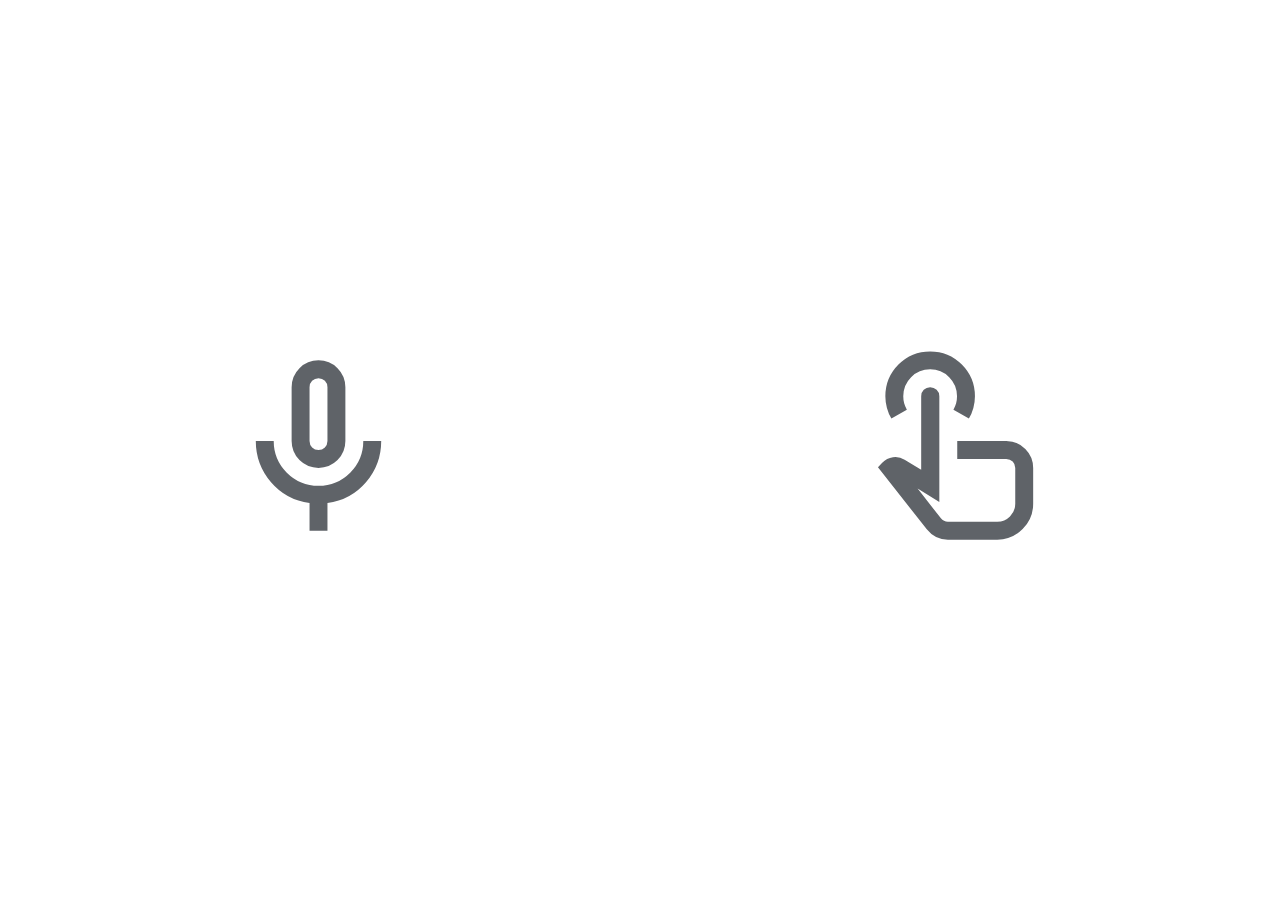
<file: ui_design/index.html>
<!DOCTYPE html>
<html lang="en">

<head>
    <meta charset="UTF-8">
    <meta name="viewport" content="width=device-width, initial-scale=1.0">
    <title>Icon Centering</title>
    <style>
        html,
        body {
            height: 100%;
            margin: 0;
            overflow: hidden;
            /* 슬라이드 애니메이션을 위해 스크롤바 숨기기 */
        }

        .container {
            display: flex;
            width: 200%;
            height: 100%;
            transition: transform 1s ease-in-out;
            /* 슬라이드 애니메이션 */
        }

        .section {
            width: 50%;
            height: 100%;
            display: flex;
            justify-content: space-around;
            align-items: center;
            flex-wrap: wrap;
            gap:5px;
        }

        .mic,
        .back,
        .navi,
        .calendar,
        .touch {
            width: 214.667px;
            height: 291.333px;
            cursor: pointer;
            /* 클릭 가능한 커서 추가 */
        }

        @media(max-width:700px) {
            .title {
                font-size: 3rem;
            }
        }
    </style>
</head>

<body>
    <div class="container" id="container">
        <div class="section" id="section1">
            <img src="icons/mic_24dp_5F6368_FILL0_wght400_GRAD0_opsz24.svg" class="mic" onclick="navigateToStt()">
            <img src="icons/touch_app_24dp_5F6368_FILL0_wght400_GRAD0_opsz24.svg" class="touch" onclick="navigateToNextSection()">
        </div>
        <div class="section" id="section2">
            <img src="icons/undo_24dp_5F6368_FILL0_wght400_GRAD0_opsz24.svg" class="back" onclick="navigateToBackSection()">
            <img src="icons/near_me_24dp_5F6368_FILL0_wght400_GRAD0_opsz24.svg" class="navi" onclick="navigateToNavigation()">
            <img src="icons/calendar_month_24dp_5F6368_FILL0_wght400_GRAD0_opsz24.svg" class="calendar" onclick="navigateToCalander()">
        </div>
    </div>

    <script>
        function navigateToNextSection() {
            const container = document.getElementById('container');
            container.style.transform = 'translateX(-50%)'; // 슬라이드 애니메이션 시작
        }
        function navigateToBackSection() {
            const container = document.getElementById('container');
            container.style.transform = 'translateX(0%)'; // 슬라이드 애니메이션 시작
        }
        function navigateToCalander() {
            const container = document.getElementById('container');
            container.style.transform = 'translateX(-150%)';
            setTimeout(() => loadHTML('calender.html'), 1000); // 슬라이드 애니메이션 후 페이지 로드
        }
        function navigateToNavigation() {
            const container = document.getElementById('container');
            container.style.transform = 'translateX(-50%) translateY(-70%)';
            setTimeout(() => loadHTML('click.html'), 1000); // 슬라이드 애니메이션 후 페이지 로드
        }
        function navigateToStt() {
            const container = document.getElementById('container');
            container.style.transform = 'translateX(50%)';
            setTimeout(() => loadHTML('stt.html'), 1000); // 슬라이드 애니메이션 후 페이지 로드
        }
        function loadHTML(url) {
            window.open(url, '_self');
        }
    </script>
</body>

</html>
</file>
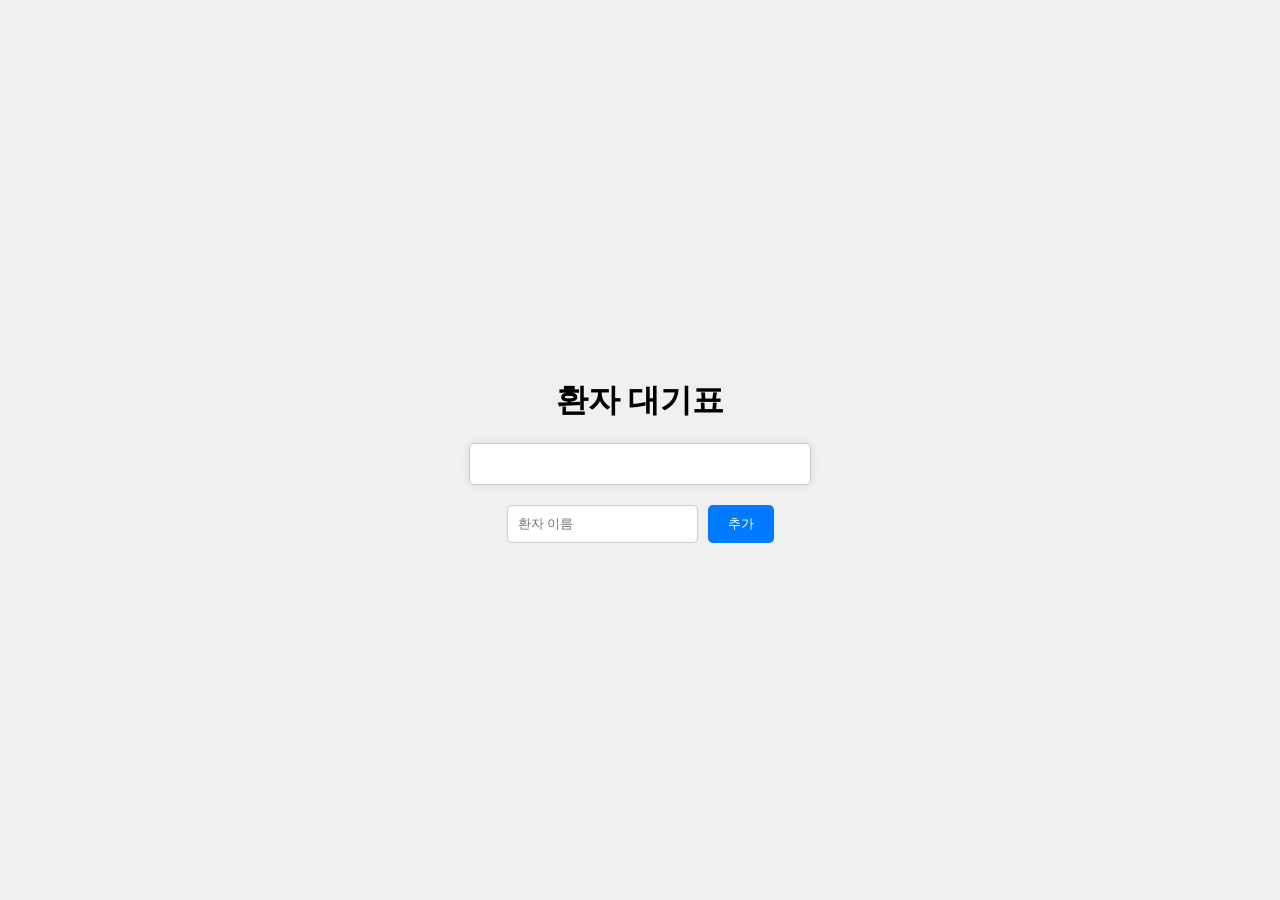
<file: ui_design/calender.html>
<!DOCTYPE html>
<html lang="en">
<head>
    <meta charset="UTF-8">
    <meta name="viewport" content="width=device-width, initial-scale=1.0">
    <title>병원 환자 대기표</title>
    <style>
        body {
            font-family: Arial, sans-serif;
            display: flex;
            flex-direction: column;
            align-items: center;
            justify-content: center;
            height: 100vh;
            margin: 0;
            background-color: #f0f0f0;
        }

        h1 {
            margin-bottom: 20px;
        }

        .queue {
            width: 300px;
            background-color: #fff;
            border: 1px solid #ccc;
            border-radius: 5px;
            box-shadow: 0 0 10px rgba(0, 0, 0, 0.1);
            padding: 20px;
        }

        .queue-item {
            display: flex;
            justify-content: space-between;
            padding: 10px;
            border-bottom: 1px solid #eee;
        }

        .queue-item:last-child {
            border-bottom: none;
        }

        .add-patient {
            margin-top: 20px;
            display: flex;
            justify-content: center;
        }

        .add-patient input {
            padding: 10px;
            border: 1px solid #ccc;
            border-radius: 5px;
            margin-right: 10px;
        }

        .add-patient button {
            padding: 10px 20px;
            border: none;
            border-radius: 5px;
            background-color: #007bff;
            color: #fff;
            cursor: pointer;
        }

        .add-patient button:hover {
            background-color: #0056b3;
        }
    </style>
</head>
<body>
    <h1>환자 대기표</h1>
    <div class="queue" id="queue">
        <!-- 대기 환자 목록이 여기에 표시됩니다 -->
    </div>
    <div class="add-patient">
        <input type="text" id="patientName" placeholder="환자 이름">
        <button onclick="addPatient()">추가</button>
    </div>

    <script>
        const queue = document.getElementById('queue');

        function addPatient() {
            const patientName = document.getElementById('patientName').value;
            if (patientName.trim() === '') {
                alert('환자 이름을 입력하세요.');
                return;
            }

            const queueItem = document.createElement('div');
            queueItem.className = 'queue-item';
            queueItem.innerHTML = `
                <span>${patientName}</span>
                <button onclick="removePatient(this)">삭제</button>
            `;

            queue.appendChild(queueItem);
            document.getElementById('patientName').value = '';
        }

        function removePatient(button) {
            const queueItem = button.parentElement;
            queue.removeChild(queueItem);
        }
    </script>
</body>
</html>
</file>
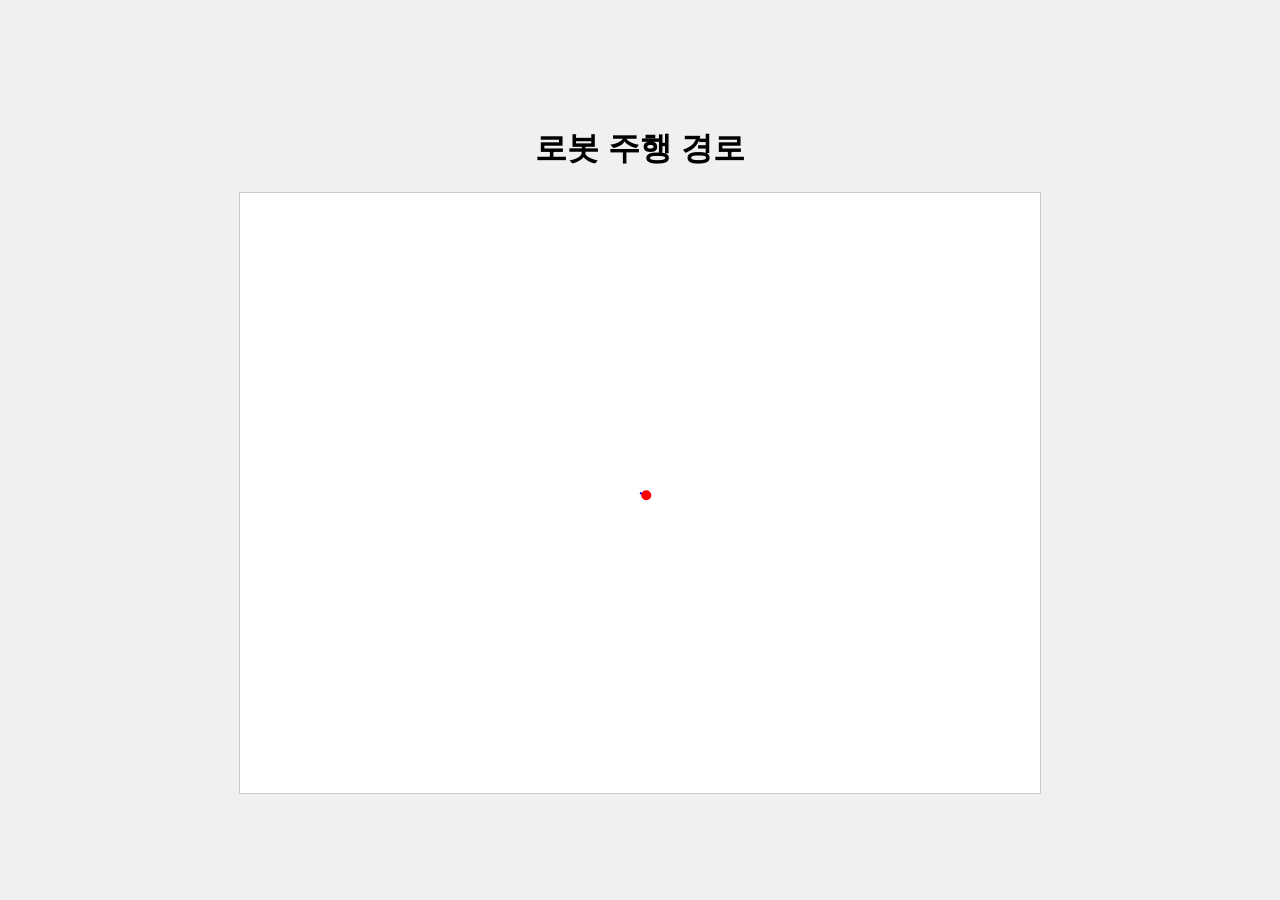
<file: ui_design/click.html>
<!DOCTYPE html>
<html lang="en">
<head>
    <meta charset="UTF-8">
    <meta name="viewport" content="width=device-width, initial-scale=1.0">
    <title>로봇 주행 경로</title>
    <style>
        body {
            font-family: Arial, sans-serif;
            margin: 0;
            padding: 0;
            display: flex;
            flex-direction: column;
            align-items: center;
            justify-content: center;
            height: 100vh;
            background-color: #f0f0f0;
        }

        canvas {
            border: 1px solid #ccc;
            background-color: #fff;
        }
    </style>
</head>
<body>
    <h1>로봇 주행 경로</h1>
    <canvas id="canvas" width="800" height="600"></canvas>

    <script>
        const canvas = document.getElementById('canvas');
        const ctx = canvas.getContext('2d');

        let robotPosition = { x: 400, y: 300 };
        let path = [robotPosition];

        function drawPath() {
            ctx.clearRect(0, 0, canvas.width, canvas.height);

            ctx.beginPath();
            ctx.moveTo(path[0].x, path[0].y);
            for (let i = 1; i < path.length; i++) {
                ctx.lineTo(path[i].x, path[i].y);
            }
            ctx.strokeStyle = 'blue';
            ctx.lineWidth = 2;
            ctx.stroke();

            ctx.beginPath();
            ctx.arc(robotPosition.x, robotPosition.y, 5, 0, 2 * Math.PI);
            ctx.fillStyle = 'red';
            ctx.fill();
        }

        function updatePosition(newX, newY) {
            robotPosition = { x: newX, y: newY };
            path.push(robotPosition);
            drawPath();
        }

        // 예제: 로봇의 주행 경로 업데이트
        setInterval(() => {
            const newX = robotPosition.x + (Math.random() - 0.5) * 20;
            const newY = robotPosition.y + (Math.random() - 0.5) * 20;
            updatePosition(newX, newY);
        }, 1000);
    </script>
</body>
</html>
</file>
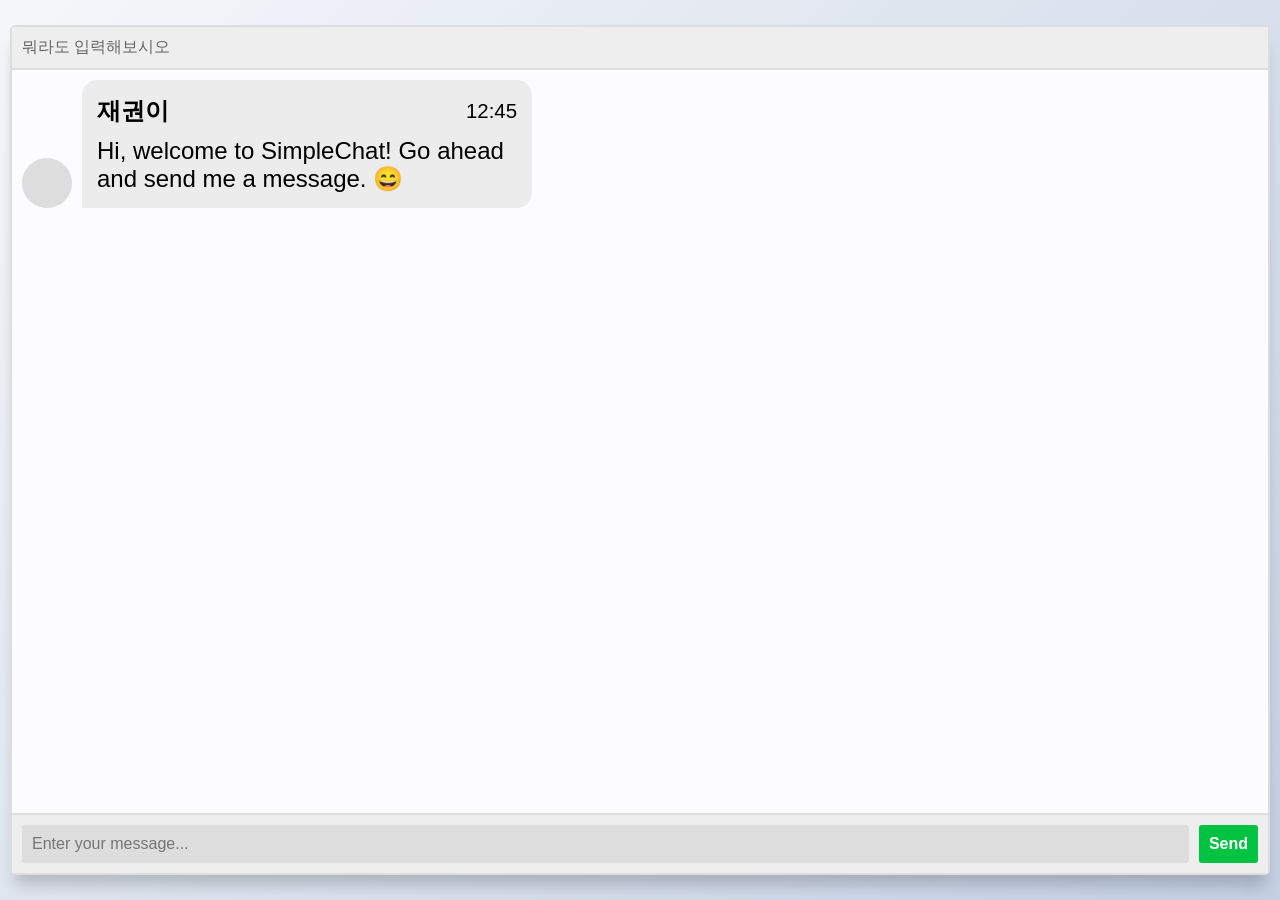
<file: ui_design/stt.html>
<!DOCTYPE html>
<html lang="en">
<head>
    <meta charset="UTF-8">
    <meta name="viewport" content="width=device-width, initial-scale=1.0">
    <title>Document</title>
    <link rel = "stylesheet" href = "chat.css">
</head>
<body>
    <section class="msger">
        <header class="msger-header">
          <div class="msger-header-title">
            <i class="fas fa-comment-alt"></i> 뭐라도 입력해보시오
          </div>
          <div class="msger-header-options">
            <span><i class="fas fa-cog"></i></span>
          </div>
        </header>
      
        <main class="msger-chat">
          <div class="msg left-msg">
            <div
             class="msg-img"
             style="background-image: url(https://cdn.newshyu.com/news/photo/202206/1006285_213255_552.jpg)"
            ></div>
      
            <div class="msg-bubble">
              <div class="msg-info">
                <div class="msg-info-name">재권이</div>
                <div class="msg-info-time">12:45</div>
              </div>
      
              <div class="msg-text">
                Hi, welcome to SimpleChat! Go ahead and send me a message. 😄
              </div>
            </div>
          </div>
      <!--  
          <div class="msg right-msg">
            <div
             class="msg-img"
             style="background-image: url(https://image.flaticon.com/icons/svg/145/145867.svg)"
            ></div>
      
            <div class="msg-bubble">
              <div class="msg-info">
               
                <div class="msg-info-name">you</div>
                <div class="msg-info-time">12:46</div>
              
            </div>
      
              <div class="msg-text">
                무엇이든 물어보세요!
              </div>
              -->
            </div>
          </div>
        </main>
      
        <form class="msger-inputarea">
          <input type="text" class="msger-input" id: response placeholder="Enter your message...">
          <button type="submit" class="msger-send-btn" onclick="sendMessage()"id="user-input" >Send</button>
        </form>
      </section>
    <script src="chat.js"></script>
</body>
</html>
</file>
<file: ui_design/chat.css>
:root {
    --body-bg: linear-gradient(135deg, #f5f7fa 0%, #c3cfe2 100%);
    --msger-bg: #fff;
    --border: 2px solid #ddd;
    --left-msg-bg: #ececec;
    --right-msg-bg: #579ffb;
  }
  
  html {
    box-sizing: border-box;
  }
  
  *,
  *:before,
  *:after {
    margin: 0;
    padding: 0;
    box-sizing: inherit;
  }
  
  body {
    display: flex;
    justify-content: center;
    align-items: center;
    height: 100vh;
    background-image: var(--body-bg);
    font-family: Helvetica, sans-serif;
  }
  
  .msger {
    display: flex;
    flex-flow: column wrap;
    justify-content: space-between;
    width: 100%;
    margin: 25px 10px;
    height: calc(100% - 50px);
    border: var(--border);
    border-radius: 5px;
    background: var(--msger-bg);
    box-shadow: 0 15px 15px -5px rgba(0, 0, 0, 0.2);
  }
  
  .msger-header {
    display: flex;
    justify-content: space-between;
    padding: 10px;
    border-bottom: var(--border);
    background: #eee;
    color: #666;
  }
  
  .msger-chat {
    flex: 1;
    overflow-y: hidden;
    padding: 10px;
    background-image: white;
    font-size: 1.5em;
  }
  .msger-chat::-webkit-scrollbar {
    width: 6px;
  }
  .msger-chat::-webkit-scrollbar-track {
    background: #ddd;
  }
  .msger-chat::-webkit-scrollbar-thumb {
    background: #bdbdbd;
  }
  .msg {
    display: flex;
    align-items: flex-end;
    margin-bottom: 10px;
  }
  .msg:last-of-type {
    margin: 0;
  }
  .msg-img {
    width: 50px;
    height: 50px;
    margin-right: 10px;
    background: #ddd;
    background-repeat: no-repeat;
    background-position: center;
    background-size: cover;
    border-radius: 50%;
  }
  .msg-bubble {
    max-width: 450px;
    padding: 15px;
    border-radius: 15px;
    background: var(--left-msg-bg);
  }
  .msg-info {
    display: flex;
    justify-content: space-between;
    align-items: center;
    margin-bottom: 10px;
  }
  .msg-info-name {
    margin-right: 10px;
    font-weight: bold;
  }
  .msg-info-time {
    font-size: 0.85em;
  }
  
  .left-msg .msg-bubble {
    border-bottom-left-radius: 0;
  }
  
  .right-msg {
    flex-direction: row-reverse;
  }
  .right-msg .msg-bubble {
    background: var(--right-msg-bg);
    color: #fff;
    border-bottom-right-radius: 0;
  }
  .right-msg .msg-img {
    margin: 0 0 0 10px;
  }
  
  .msger-inputarea {
    display: flex;
    padding: 10px;
    border-top: var(--border);
    background: #eee;
  }
  .msger-inputarea * {
    padding: 10px;
    border: none;
    border-radius: 3px;
    font-size: 1em;
  }
  .msger-input {
    flex: 1;
    background: #ddd;
  }
  .msger-send-btn {
    margin-left: 10px;
    background: rgb(0, 196, 65);
    color: #fff;
    font-weight: bold;
    cursor: pointer;
    transition: background 0.23s;
  }
  .msger-send-btn:hover {
    background: rgb(0, 180, 50);
  }
  
  .msger-chat {
    background-color: #fcfcfe;
    /*background-image: url("data:image/svg+xml,%3Csvg xmlns='http://www.w3.org/2000/svg' width='260' height='260' viewBox='0 0 260 260'%3E%3Cg fill-rule='evenodd'%3E%3Cg fill='%23dddddd' fill-opacity='0.4'%3E%3Cpath d='M24.37 16c.2.65.39 1.32.54 2H21.17l1.17 2.34.45.9-.24.11V28a5 5 0 0 1-2.23 8.94l-.02.06a8 8 0 0 1-7.75 6h-20a8 8 0 0 1-7.74-6l-.02-.06A5 5 0 0 1-17.45 28v-6.76l-.79-1.58-.44-.9.9-.44.63-.32H-20a23.01 23.01 0 0 1 44.37-2zm-36.82 2a1 1 0 0 0-.44.1l-3.1 1.56.89 1.79 1.31-.66a3 3 0 0 1 2.69 0l2.2 1.1a1 1 0 0 0 .9 0l2.21-1.1a3 3 0 0 1 2.69 0l2.2 1.1a1 1 0 0 0 .9 0l2.21-1.1a3 3 0 0 1 2.69 0l2.2 1.1a1 1 0 0 0 .86.02l2.88-1.27a3 3 0 0 1 2.43 0l2.88 1.27a1 1 0 0 0 .85-.02l3.1-1.55-.89-1.79-1.42.71a3 3 0 0 1-2.56.06l-2.77-1.23a1 1 0 0 0-.4-.09h-.01a1 1 0 0 0-.4.09l-2.78 1.23a3 3 0 0 1-2.56-.06l-2.3-1.15a1 1 0 0 0-.45-.11h-.01a1 1 0 0 0-.44.1L.9 19.22a3 3 0 0 1-2.69 0l-2.2-1.1a1 1 0 0 0-.45-.11h-.01a1 1 0 0 0-.44.1l-2.21 1.11a3 3 0 0 1-2.69 0l-2.2-1.1a1 1 0 0 0-.45-.11h-.01zm0-2h-4.9a21.01 21.01 0 0 1 39.61 0h-2.09l-.06-.13-.26.13h-32.31zm30.35 7.68l1.36-.68h1.3v2h-36v-1.15l.34-.17 1.36-.68h2.59l1.36.68a3 3 0 0 0 2.69 0l1.36-.68h2.59l1.36.68a3 3 0 0 0 2.69 0L2.26 23h2.59l1.36.68a3 3 0 0 0 2.56.06l1.67-.74h3.23l1.67.74a3 3 0 0 0 2.56-.06zM-13.82 27l16.37 4.91L18.93 27h-32.75zm-.63 2h.34l16.66 5 16.67-5h.33a3 3 0 1 1 0 6h-34a3 3 0 1 1 0-6zm1.35 8a6 6 0 0 0 5.65 4h20a6 6 0 0 0 5.66-4H-13.1z'/%3E%3Cpath id='path6_fill-copy' d='M284.37 16c.2.65.39 1.32.54 2H281.17l1.17 2.34.45.9-.24.11V28a5 5 0 0 1-2.23 8.94l-.02.06a8 8 0 0 1-7.75 6h-20a8 8 0 0 1-7.74-6l-.02-.06a5 5 0 0 1-2.24-8.94v-6.76l-.79-1.58-.44-.9.9-.44.63-.32H240a23.01 23.01 0 0 1 44.37-2zm-36.82 2a1 1 0 0 0-.44.1l-3.1 1.56.89 1.79 1.31-.66a3 3 0 0 1 2.69 0l2.2 1.1a1 1 0 0 0 .9 0l2.21-1.1a3 3 0 0 1 2.69 0l2.2 1.1a1 1 0 0 0 .9 0l2.21-1.1a3 3 0 0 1 2.69 0l2.2 1.1a1 1 0 0 0 .86.02l2.88-1.27a3 3 0 0 1 2.43 0l2.88 1.27a1 1 0 0 0 .85-.02l3.1-1.55-.89-1.79-1.42.71a3 3 0 0 1-2.56.06l-2.77-1.23a1 1 0 0 0-.4-.09h-.01a1 1 0 0 0-.4.09l-2.78 1.23a3 3 0 0 1-2.56-.06l-2.3-1.15a1 1 0 0 0-.45-.11h-.01a1 1 0 0 0-.44.1l-2.21 1.11a3 3 0 0 1-2.69 0l-2.2-1.1a1 1 0 0 0-.45-.11h-.01a1 1 0 0 0-.44.1l-2.21 1.11a3 3 0 0 1-2.69 0l-2.2-1.1a1 1 0 0 0-.45-.11h-.01zm0-2h-4.9a21.01 21.01 0 0 1 39.61 0h-2.09l-.06-.13-.26.13h-32.31zm30.35 7.68l1.36-.68h1.3v2h-36v-1.15l.34-.17 1.36-.68h2.59l1.36.68a3 3 0 0 0 2.69 0l1.36-.68h2.59l1.36.68a3 3 0 0 0 2.69 0l1.36-.68h2.59l1.36.68a3 3 0 0 0 2.56.06l1.67-.74h3.23l1.67.74a3 3 0 0 0 2.56-.06zM246.18 27l16.37 4.91L278.93 27h-32.75zm-.63 2h.34l16.66 5 16.67-5h.33a3 3 0 1 1 0 6h-34a3 3 0 1 1 0-6zm1.35 8a6 6 0 0 0 5.65 4h20a6 6 0 0 0 5.66-4H246.9z'/%3E%3Cpath d='M159.5 21.02A9 9 0 0 0 151 15h-42a9 9 0 0 0-8.5 6.02 6 6 0 0 0 .02 11.96A8.99 8.99 0 0 0 109 45h42a9 9 0 0 0 8.48-12.02 6 6 0 0 0 .02-11.96zM151 17h-42a7 7 0 0 0-6.33 4h54.66a7 7 0 0 0-6.33-4zm-9.34 26a8.98 8.98 0 0 0 3.34-7h-2a7 7 0 0 1-7 7h-4.34a8.98 8.98 0 0 0 3.34-7h-2a7 7 0 0 1-7 7h-4.34a8.98 8.98 0 0 0 3.34-7h-2a7 7 0 0 1-7 7h-7a7 7 0 1 1 0-14h42a7 7 0 1 1 0 14h-9.34zM109 27a9 9 0 0 0-7.48 4H101a4 4 0 1 1 0-8h58a4 4 0 0 1 0 8h-.52a9 9 0 0 0-7.48-4h-42z'/%3E%3Cpath d='M39 115a8 8 0 1 0 0-16 8 8 0 0 0 0 16zm6-8a6 6 0 1 1-12 0 6 6 0 0 1 12 0zm-3-29v-2h8v-6H40a4 4 0 0 0-4 4v10H22l-1.33 4-.67 2h2.19L26 130h26l3.81-40H58l-.67-2L56 84H42v-6zm-4-4v10h2V74h8v-2h-8a2 2 0 0 0-2 2zm2 12h14.56l.67 2H22.77l.67-2H40zm13.8 4H24.2l3.62 38h22.36l3.62-38z'/%3E%3Cpath d='M129 92h-6v4h-6v4h-6v14h-3l.24 2 3.76 32h36l3.76-32 .24-2h-3v-14h-6v-4h-6v-4h-8zm18 22v-12h-4v4h3v8h1zm-3 0v-6h-4v6h4zm-6 6v-16h-4v19.17c1.6-.7 2.97-1.8 4-3.17zm-6 3.8V100h-4v23.8a10.04 10.04 0 0 0 4 0zm-6-.63V104h-4v16a10.04 10.04 0 0 0 4 3.17zm-6-9.17v-6h-4v6h4zm-6 0v-8h3v-4h-4v12h1zm27-12v-4h-4v4h3v4h1v-4zm-6 0v-8h-4v4h3v4h1zm-6-4v-4h-4v8h1v-4h3zm-6 4v-4h-4v8h1v-4h3zm7 24a12 12 0 0 0 11.83-10h7.92l-3.53 30h-32.44l-3.53-30h7.92A12 12 0 0 0 130 126z'/%3E%3Cpath d='M212 86v2h-4v-2h4zm4 0h-2v2h2v-2zm-20 0v.1a5 5 0 0 0-.56 9.65l.06.25 1.12 4.48a2 2 0 0 0 1.94 1.52h.01l7.02 24.55a2 2 0 0 0 1.92 1.45h4.98a2 2 0 0 0 1.92-1.45l7.02-24.55a2 2 0 0 0 1.95-1.52L224.5 96l.06-.25a5 5 0 0 0-.56-9.65V86a14 14 0 0 0-28 0zm4 0h6v2h-9a3 3 0 1 0 0 6H223a3 3 0 1 0 0-6H220v-2h2a12 12 0 1 0-24 0h2zm-1.44 14l-1-4h24.88l-1 4h-22.88zm8.95 26l-6.86-24h18.7l-6.86 24h-4.98zM150 242a22 22 0 1 0 0-44 22 22 0 0 0 0 44zm24-22a24 24 0 1 1-48 0 24 24 0 0 1 48 0zm-28.38 17.73l2.04-.87a6 6 0 0 1 4.68 0l2.04.87a2 2 0 0 0 2.5-.82l1.14-1.9a6 6 0 0 1 3.79-2.75l2.15-.5a2 2 0 0 0 1.54-2.12l-.19-2.2a6 6 0 0 1 1.45-4.46l1.45-1.67a2 2 0 0 0 0-2.62l-1.45-1.67a6 6 0 0 1-1.45-4.46l.2-2.2a2 2 0 0 0-1.55-2.13l-2.15-.5a6 6 0 0 1-3.8-2.75l-1.13-1.9a2 2 0 0 0-2.5-.8l-2.04.86a6 6 0 0 1-4.68 0l-2.04-.87a2 2 0 0 0-2.5.82l-1.14 1.9a6 6 0 0 1-3.79 2.75l-2.15.5a2 2 0 0 0-1.54 2.12l.19 2.2a6 6 0 0 1-1.45 4.46l-1.45 1.67a2 2 0 0 0 0 2.62l1.45 1.67a6 6 0 0 1 1.45 4.46l-.2 2.2a2 2 0 0 0 1.55 2.13l2.15.5a6 6 0 0 1 3.8 2.75l1.13 1.9a2 2 0 0 0 2.5.8zm2.82.97a4 4 0 0 1 3.12 0l2.04.87a4 4 0 0 0 4.99-1.62l1.14-1.9a4 4 0 0 1 2.53-1.84l2.15-.5a4 4 0 0 0 3.09-4.24l-.2-2.2a4 4 0 0 1 .97-2.98l1.45-1.67a4 4 0 0 0 0-5.24l-1.45-1.67a4 4 0 0 1-.97-2.97l.2-2.2a4 4 0 0 0-3.09-4.25l-2.15-.5a4 4 0 0 1-2.53-1.84l-1.14-1.9a4 4 0 0 0-5-1.62l-2.03.87a4 4 0 0 1-3.12 0l-2.04-.87a4 4 0 0 0-4.99 1.62l-1.14 1.9a4 4 0 0 1-2.53 1.84l-2.15.5a4 4 0 0 0-3.09 4.24l.2 2.2a4 4 0 0 1-.97 2.98l-1.45 1.67a4 4 0 0 0 0 5.24l1.45 1.67a4 4 0 0 1 .97 2.97l-.2 2.2a4 4 0 0 0 3.09 4.25l2.15.5a4 4 0 0 1 2.53 1.84l1.14 1.9a4 4 0 0 0 5 1.62l2.03-.87zM152 207a1 1 0 1 1 2 0 1 1 0 0 1-2 0zm6 2a1 1 0 1 1 2 0 1 1 0 0 1-2 0zm-11 1a1 1 0 1 1 2 0 1 1 0 0 1-2 0zm-6 0a1 1 0 1 1 2 0 1 1 0 0 1-2 0zm3-5a1 1 0 1 1 2 0 1 1 0 0 1-2 0zm-8 8a1 1 0 1 1 2 0 1 1 0 0 1-2 0zm3 6a1 1 0 1 1 2 0 1 1 0 0 1-2 0zm0 6a1 1 0 1 1 2 0 1 1 0 0 1-2 0zm4 7a1 1 0 1 1 2 0 1 1 0 0 1-2 0zm5-2a1 1 0 1 1 2 0 1 1 0 0 1-2 0zm5 4a1 1 0 1 1 2 0 1 1 0 0 1-2 0zm4-6a1 1 0 1 1 2 0 1 1 0 0 1-2 0zm6-4a1 1 0 1 1 2 0 1 1 0 0 1-2 0zm-4-3a1 1 0 1 1 2 0 1 1 0 0 1-2 0zm4-3a1 1 0 1 1 2 0 1 1 0 0 1-2 0zm-5-4a1 1 0 1 1 2 0 1 1 0 0 1-2 0zm-24 6a1 1 0 1 1 2 0 1 1 0 0 1-2 0zm16 5a5 5 0 1 0 0-10 5 5 0 0 0 0 10zm7-5a7 7 0 1 1-14 0 7 7 0 0 1 14 0zm86-29a1 1 0 0 0 0 2h2a1 1 0 0 0 0-2h-2zm19 9a1 1 0 0 1 1-1h2a1 1 0 0 1 0 2h-2a1 1 0 0 1-1-1zm-14 5a1 1 0 0 0 0 2h2a1 1 0 0 0 0-2h-2zm-25 1a1 1 0 0 0 0 2h2a1 1 0 0 0 0-2h-2zm5 4a1 1 0 0 0 0 2h2a1 1 0 0 0 0-2h-2zm9 0a1 1 0 0 1 1-1h2a1 1 0 0 1 0 2h-2a1 1 0 0 1-1-1zm15 1a1 1 0 0 1 1-1h2a1 1 0 0 1 0 2h-2a1 1 0 0 1-1-1zm12-2a1 1 0 0 0 0 2h2a1 1 0 0 0 0-2h-2zm-11-14a1 1 0 0 1 1-1h2a1 1 0 0 1 0 2h-2a1 1 0 0 1-1-1zm-19 0a1 1 0 0 0 0 2h2a1 1 0 0 0 0-2h-2zm6 5a1 1 0 0 1 1-1h2a1 1 0 0 1 0 2h-2a1 1 0 0 1-1-1zm-25 15c0-.47.01-.94.03-1.4a5 5 0 0 1-1.7-8 3.99 3.99 0 0 1 1.88-5.18 5 5 0 0 1 3.4-6.22 3 3 0 0 1 1.46-1.05 5 5 0 0 1 7.76-3.27A30.86 30.86 0 0 1 246 184c6.79 0 13.06 2.18 18.17 5.88a5 5 0 0 1 7.76 3.27 3 3 0 0 1 1.47 1.05 5 5 0 0 1 3.4 6.22 4 4 0 0 1 1.87 5.18 4.98 4.98 0 0 1-1.7 8c.02.46.03.93.03 1.4v1h-62v-1zm.83-7.17a30.9 30.9 0 0 0-.62 3.57 3 3 0 0 1-.61-4.2c.37.28.78.49 1.23.63zm1.49-4.61c-.36.87-.68 1.76-.96 2.68a2 2 0 0 1-.21-3.71c.33.4.73.75 1.17 1.03zm2.32-4.54c-.54.86-1.03 1.76-1.49 2.68a3 3 0 0 1-.07-4.67 3 3 0 0 0 1.56 1.99zm1.14-1.7c.35-.5.72-.98 1.1-1.46a1 1 0 1 0-1.1 1.45zm5.34-5.77c-1.03.86-2 1.79-2.9 2.77a3 3 0 0 0-1.11-.77 3 3 0 0 1 4-2zm42.66 2.77c-.9-.98-1.87-1.9-2.9-2.77a3 3 0 0 1 4.01 2 3 3 0 0 0-1.1.77zm1.34 1.54c.38.48.75.96 1.1 1.45a1 1 0 1 0-1.1-1.45zm3.73 5.84c-.46-.92-.95-1.82-1.5-2.68a3 3 0 0 0 1.57-1.99 3 3 0 0 1-.07 4.67zm1.8 4.53c-.29-.9-.6-1.8-.97-2.67.44-.28.84-.63 1.17-1.03a2 2 0 0 1-.2 3.7zm1.14 5.51c-.14-1.21-.35-2.4-.62-3.57.45-.14.86-.35 1.23-.63a2.99 2.99 0 0 1-.6 4.2zM275 214a29 29 0 0 0-57.97 0h57.96zM72.33 198.12c-.21-.32-.34-.7-.34-1.12v-12h-2v12a4.01 4.01 0 0 0 7.09 2.54c.57-.69.91-1.57.91-2.54v-12h-2v12a1.99 1.99 0 0 1-2 2 2 2 0 0 1-1.66-.88zM75 176c.38 0 .74-.04 1.1-.12a4 4 0 0 0 6.19 2.4A13.94 13.94 0 0 1 84 185v24a6 6 0 0 1-6 6h-3v9a5 5 0 1 1-10 0v-9h-3a6 6 0 0 1-6-6v-24a14 14 0 0 1 14-14 5 5 0 0 0 5 5zm-17 15v12a1.99 1.99 0 0 0 1.22 1.84 2 2 0 0 0 2.44-.72c.21-.32.34-.7.34-1.12v-12h2v12a3.98 3.98 0 0 1-5.35 3.77 3.98 3.98 0 0 1-.65-.3V209a4 4 0 0 0 4 4h16a4 4 0 0 0 4-4v-24c.01-1.53-.23-2.88-.72-4.17-.43.1-.87.16-1.28.17a6 6 0 0 1-5.2-3 7 7 0 0 1-6.47-4.88A12 12 0 0 0 58 185v6zm9 24v9a3 3 0 1 0 6 0v-9h-6z'/%3E%3Cpath d='M-17 191a1 1 0 0 0 0 2h2a1 1 0 0 0 0-2h-2zm19 9a1 1 0 0 1 1-1h2a1 1 0 0 1 0 2H3a1 1 0 0 1-1-1zm-14 5a1 1 0 0 0 0 2h2a1 1 0 0 0 0-2h-2zm-25 1a1 1 0 0 0 0 2h2a1 1 0 0 0 0-2h-2zm5 4a1 1 0 0 0 0 2h2a1 1 0 0 0 0-2h-2zm9 0a1 1 0 0 1 1-1h2a1 1 0 0 1 0 2h-2a1 1 0 0 1-1-1zm15 1a1 1 0 0 1 1-1h2a1 1 0 0 1 0 2h-2a1 1 0 0 1-1-1zm12-2a1 1 0 0 0 0 2h2a1 1 0 0 0 0-2H4zm-11-14a1 1 0 0 1 1-1h2a1 1 0 0 1 0 2h-2a1 1 0 0 1-1-1zm-19 0a1 1 0 0 0 0 2h2a1 1 0 0 0 0-2h-2zm6 5a1 1 0 0 1 1-1h2a1 1 0 0 1 0 2h-2a1 1 0 0 1-1-1zm-25 15c0-.47.01-.94.03-1.4a5 5 0 0 1-1.7-8 3.99 3.99 0 0 1 1.88-5.18 5 5 0 0 1 3.4-6.22 3 3 0 0 1 1.46-1.05 5 5 0 0 1 7.76-3.27A30.86 30.86 0 0 1-14 184c6.79 0 13.06 2.18 18.17 5.88a5 5 0 0 1 7.76 3.27 3 3 0 0 1 1.47 1.05 5 5 0 0 1 3.4 6.22 4 4 0 0 1 1.87 5.18 4.98 4.98 0 0 1-1.7 8c.02.46.03.93.03 1.4v1h-62v-1zm.83-7.17a30.9 30.9 0 0 0-.62 3.57 3 3 0 0 1-.61-4.2c.37.28.78.49 1.23.63zm1.49-4.61c-.36.87-.68 1.76-.96 2.68a2 2 0 0 1-.21-3.71c.33.4.73.75 1.17 1.03zm2.32-4.54c-.54.86-1.03 1.76-1.49 2.68a3 3 0 0 1-.07-4.67 3 3 0 0 0 1.56 1.99zm1.14-1.7c.35-.5.72-.98 1.1-1.46a1 1 0 1 0-1.1 1.45zm5.34-5.77c-1.03.86-2 1.79-2.9 2.77a3 3 0 0 0-1.11-.77 3 3 0 0 1 4-2zm42.66 2.77c-.9-.98-1.87-1.9-2.9-2.77a3 3 0 0 1 4.01 2 3 3 0 0 0-1.1.77zm1.34 1.54c.38.48.75.96 1.1 1.45a1 1 0 1 0-1.1-1.45zm3.73 5.84c-.46-.92-.95-1.82-1.5-2.68a3 3 0 0 0 1.57-1.99 3 3 0 0 1-.07 4.67zm1.8 4.53c-.29-.9-.6-1.8-.97-2.67.44-.28.84-.63 1.17-1.03a2 2 0 0 1-.2 3.7zm1.14 5.51c-.14-1.21-.35-2.4-.62-3.57.45-.14.86-.35 1.23-.63a2.99 2.99 0 0 1-.6 4.2zM15 214a29 29 0 0 0-57.97 0h57.96z'/%3E%3C/g%3E%3C/g%3E%3C/svg%3E");
  */
    }
</file>
